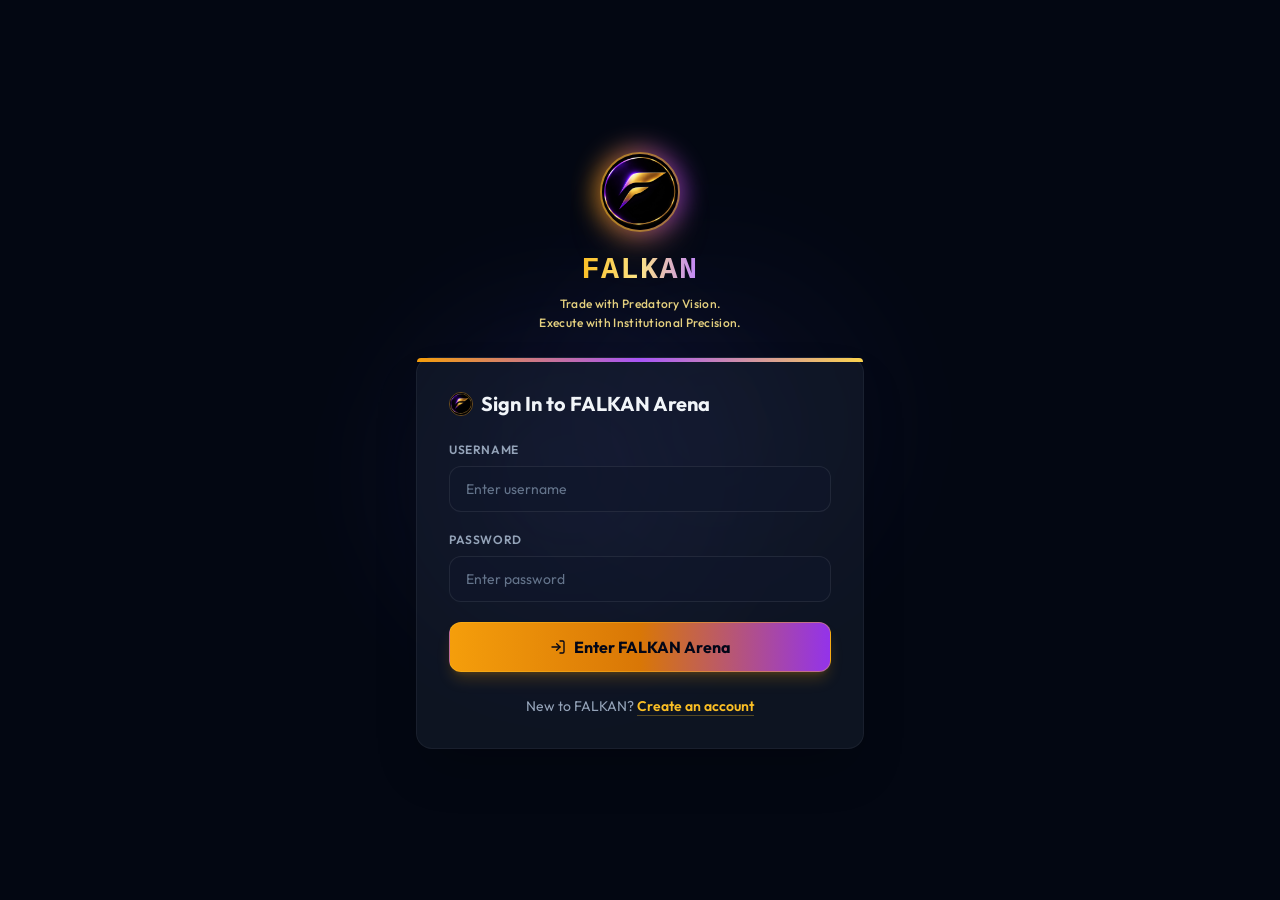
<file: index.html>
<!doctype html>
<html lang="en">
  <head>
    <meta charset="UTF-8" />
    <link rel="icon" type="image/jpeg" href="/falkan_emblem.jpg" />
    <meta name="viewport" content="width=device-width, initial-scale=1.0" />
    <meta name="description" content="FALKAN - Trade with Predatory Vision. Execute with Institutional Precision. Gamified paper-trading, AI research engine, and trading academy." />
    <title>FALKAN | Predatory Trading & Investment Arena</title>
    <script type="module" crossorigin src="/assets/index-BzUplt_7.js"></script>
    <link rel="stylesheet" crossorigin href="/assets/index-CZj_eJQy.css">
  </head>
  <body>
    <div id="root"></div>
  </body>
</html>
</file>
<file: assets/index-CZj_eJQy.css>
@import "https://fonts.googleapis.com/css2?family=Outfit:wght@300;400;500;600;700;800&display=swap";*,:before,:after,::backdrop{--tw-border-spacing-x:0;--tw-border-spacing-y:0;--tw-translate-x:0;--tw-translate-y:0;--tw-rotate:0;--tw-skew-x:0;--tw-skew-y:0;--tw-scale-x:1;--tw-scale-y:1;--tw-pan-x: ;--tw-pan-y: ;--tw-pinch-zoom: ;--tw-scroll-snap-strictness:proximity;--tw-gradient-from-position: ;--tw-gradient-via-position: ;--tw-gradient-to-position: ;--tw-ordinal: ;--tw-slashed-zero: ;--tw-numeric-figure: ;--tw-numeric-spacing: ;--tw-numeric-fraction: ;--tw-ring-inset: ;--tw-ring-offset-width:0px;--tw-ring-offset-color:#fff;--tw-ring-color:#3b82f680;--tw-ring-offset-shadow:0 0 #0000;--tw-ring-shadow:0 0 #0000;--tw-shadow:0 0 #0000;--tw-shadow-colored:0 0 #0000;--tw-blur: ;--tw-brightness: ;--tw-contrast: ;--tw-grayscale: ;--tw-hue-rotate: ;--tw-invert: ;--tw-saturate: ;--tw-sepia: ;--tw-drop-shadow: ;--tw-backdrop-blur: ;--tw-backdrop-brightness: ;--tw-backdrop-contrast: ;--tw-backdrop-grayscale: ;--tw-backdrop-hue-rotate: ;--tw-backdrop-invert: ;--tw-backdrop-opacity: ;--tw-backdrop-saturate: ;--tw-backdrop-sepia: ;--tw-contain-size: ;--tw-contain-layout: ;--tw-contain-paint: ;--tw-contain-style: }*,:before,:after{box-sizing:border-box;border:0 solid #e5e7eb}:before,:after{--tw-content:""}html,:host{-webkit-text-size-adjust:100%;tab-size:4;font-feature-settings:normal;font-variation-settings:normal;-webkit-tap-highlight-color:transparent;font-family:Outfit,Inter,sans-serif;line-height:1.5}body{line-height:inherit;margin:0}hr{height:0;color:inherit;border-top-width:1px}abbr:where([title]){-webkit-text-decoration:underline dotted;text-decoration:underline dotted}h1,h2,h3,h4,h5,h6{font-size:inherit;font-weight:inherit}a{color:inherit;-webkit-text-decoration:inherit;text-decoration:inherit}b,strong{font-weight:bolder}code,kbd,samp,pre{font-feature-settings:normal;font-variation-settings:normal;font-family:ui-monospace,SFMono-Regular,Menlo,Monaco,Consolas,Liberation Mono,Courier New,monospace;font-size:1em}small{font-size:80%}sub,sup{vertical-align:baseline;font-size:75%;line-height:0;position:relative}sub{bottom:-.25em}sup{top:-.5em}table{text-indent:0;border-color:inherit;border-collapse:collapse}button,input,optgroup,select,textarea{font-feature-settings:inherit;font-variation-settings:inherit;font-family:inherit;font-size:100%;font-weight:inherit;line-height:inherit;letter-spacing:inherit;color:inherit;margin:0;padding:0}button,select{text-transform:none}button,input:where([type=button]),input:where([type=reset]),input:where([type=submit]){-webkit-appearance:button;background-color:#0000;background-image:none}:-moz-focusring{outline:auto}:-moz-ui-invalid{box-shadow:none}progress{vertical-align:baseline}::-webkit-inner-spin-button{height:auto}::-webkit-outer-spin-button{height:auto}[type=search]{-webkit-appearance:textfield;outline-offset:-2px}::-webkit-search-decoration{-webkit-appearance:none}::-webkit-file-upload-button{-webkit-appearance:button;font:inherit}summary{display:list-item}blockquote,dl,dd,h1,h2,h3,h4,h5,h6,hr,figure,p,pre{margin:0}fieldset{margin:0;padding:0}legend{padding:0}ol,ul,menu{margin:0;padding:0;list-style:none}dialog{padding:0}textarea{resize:vertical}input::-moz-placeholder{opacity:1;color:#9ca3af}textarea::-moz-placeholder{opacity:1;color:#9ca3af}input::placeholder,textarea::placeholder{opacity:1;color:#9ca3af}button,[role=button]{cursor:pointer}:disabled{cursor:default}img,svg,video,canvas,audio,iframe,embed,object{vertical-align:middle;display:block}img,video{max-width:100%;height:auto}[hidden]:where(:not([hidden=until-found])){display:none}body{--tw-bg-opacity:1;background-color:rgb(3 7 18/var(--tw-bg-opacity,1));--tw-text-opacity:1;min-height:100vh;color:rgb(241 245 249/var(--tw-text-opacity,1));-webkit-font-smoothing:antialiased;-moz-osx-font-smoothing:grayscale;font-family:Outfit,Inter,sans-serif;overflow-x:hidden}.pointer-events-none{pointer-events:none}.visible{visibility:visible}.static{position:static}.fixed{position:fixed}.absolute{position:absolute}.relative{position:relative}.sticky{position:sticky}.-inset-1{inset:-.25rem}.inset-0{inset:0}.bottom-1\/4{bottom:25%}.bottom-\[-200px\]{bottom:-200px}.left-0{left:0}.left-1\/4{left:25%}.left-3{left:.75rem}.left-\[-100px\]{left:-100px}.right-0{right:0}.right-1\/4{right:25%}.right-4{right:1rem}.right-\[-100px\]{right:-100px}.top-0{top:0}.top-1\/4{top:25%}.top-2\.5{top:.625rem}.top-4{top:1rem}.top-6{top:1.5rem}.top-\[-100px\]{top:-100px}.z-10{z-index:10}.z-20{z-index:20}.z-30{z-index:30}.z-40{z-index:40}.z-\[9999\]{z-index:9999}.mx-auto{margin-left:auto;margin-right:auto}.my-1{margin-top:.25rem;margin-bottom:.25rem}.my-1\.5{margin-top:.375rem;margin-bottom:.375rem}.my-8{margin-top:2rem;margin-bottom:2rem}.mb-1{margin-bottom:.25rem}.mb-1\.5{margin-bottom:.375rem}.mb-2{margin-bottom:.5rem}.mb-2\.5{margin-bottom:.625rem}.mb-3{margin-bottom:.75rem}.mb-4{margin-bottom:1rem}.mb-5{margin-bottom:1.25rem}.mb-6{margin-bottom:1.5rem}.mb-8{margin-bottom:2rem}.ml-0{margin-left:0}.ml-1{margin-left:.25rem}.ml-2{margin-left:.5rem}.ml-3{margin-left:.75rem}.ml-5{margin-left:1.25rem}.ml-auto{margin-left:auto}.mr-0\.5{margin-right:.125rem}.mr-1{margin-right:.25rem}.mt-0\.5{margin-top:.125rem}.mt-1{margin-top:.25rem}.mt-1\.5{margin-top:.375rem}.mt-2{margin-top:.5rem}.mt-2\.5{margin-top:.625rem}.mt-3{margin-top:.75rem}.mt-4{margin-top:1rem}.mt-5{margin-top:1.25rem}.mt-6{margin-top:1.5rem}.mt-8{margin-top:2rem}.block{display:block}.inline-block{display:inline-block}.inline{display:inline}.flex{display:flex}.inline-flex{display:inline-flex}.table{display:table}.grid{display:grid}.hidden{display:none}.h-1{height:.25rem}.h-1\.5{height:.375rem}.h-10{height:2.5rem}.h-12{height:3rem}.h-14{height:3.5rem}.h-16{height:4rem}.h-2{height:.5rem}.h-2\.5{height:.625rem}.h-20{height:5rem}.h-24{height:6rem}.h-3{height:.75rem}.h-3\.5{height:.875rem}.h-4{height:1rem}.h-5{height:1.25rem}.h-6{height:1.5rem}.h-64{height:16rem}.h-7{height:1.75rem}.h-8{height:2rem}.h-80{height:20rem}.h-96{height:24rem}.h-\[60vh\]{height:60vh}.h-full{height:100%}.h-screen{height:100vh}.max-h-24{max-height:6rem}.max-h-64{max-height:16rem}.max-h-80{max-height:20rem}.max-h-\[50vh\]{max-height:50vh}.max-h-\[560px\]{max-height:560px}.max-h-\[90vh\]{max-height:90vh}.min-h-20{min-height:5rem}.min-h-screen{min-height:100vh}.w-10{width:2.5rem}.w-12{width:3rem}.w-14{width:3.5rem}.w-16{width:4rem}.w-2{width:.5rem}.w-2\.5{width:.625rem}.w-20{width:5rem}.w-24{width:6rem}.w-3{width:.75rem}.w-3\.5{width:.875rem}.w-36{width:9rem}.w-4{width:1rem}.w-5{width:1.25rem}.w-6{width:1.5rem}.w-64{width:16rem}.w-7{width:1.75rem}.w-8{width:2rem}.w-96{width:24rem}.w-full{width:100%}.min-w-0{min-width:0}.max-w-3xl{max-width:48rem}.max-w-\[100px\]{max-width:100px}.max-w-\[140px\]{max-width:140px}.max-w-\[70px\]{max-width:70px}.max-w-lg{max-width:32rem}.max-w-md{max-width:28rem}.max-w-xl{max-width:36rem}.max-w-xs{max-width:20rem}.flex-1{flex:1}.shrink-0{flex-shrink:0}.-translate-x-full{--tw-translate-x:-100%;transform:translate(var(--tw-translate-x), var(--tw-translate-y)) rotate(var(--tw-rotate)) skewX(var(--tw-skew-x)) skewY(var(--tw-skew-y)) scaleX(var(--tw-scale-x)) scaleY(var(--tw-scale-y))}.translate-x-0{--tw-translate-x:0px;transform:translate(var(--tw-translate-x), var(--tw-translate-y)) rotate(var(--tw-rotate)) skewX(var(--tw-skew-x)) skewY(var(--tw-skew-y)) scaleX(var(--tw-scale-x)) scaleY(var(--tw-scale-y))}.-rotate-90{--tw-rotate:-90deg;transform:translate(var(--tw-translate-x), var(--tw-translate-y)) rotate(var(--tw-rotate)) skewX(var(--tw-skew-x)) skewY(var(--tw-skew-y)) scaleX(var(--tw-scale-x)) scaleY(var(--tw-scale-y))}.rotate-180{--tw-rotate:180deg;transform:translate(var(--tw-translate-x), var(--tw-translate-y)) rotate(var(--tw-rotate)) skewX(var(--tw-skew-x)) skewY(var(--tw-skew-y)) scaleX(var(--tw-scale-x)) scaleY(var(--tw-scale-y))}.transform{transform:translate(var(--tw-translate-x), var(--tw-translate-y)) rotate(var(--tw-rotate)) skewX(var(--tw-skew-x)) skewY(var(--tw-skew-y)) scaleX(var(--tw-scale-x)) scaleY(var(--tw-scale-y))}@keyframes bounce{0%,to{animation-timing-function:cubic-bezier(.8,0,1,1);transform:translateY(-25%)}50%{animation-timing-function:cubic-bezier(0,0,.2,1);transform:none}}.animate-bounce{animation:1s infinite bounce}@keyframes ping{75%,to{opacity:0;transform:scale(2)}}.animate-ping{animation:1s cubic-bezier(0,0,.2,1) infinite ping}@keyframes pulse{50%{opacity:.5}}.animate-pulse{animation:2s cubic-bezier(.4,0,.6,1) infinite pulse}@keyframes spin{to{transform:rotate(360deg)}}.animate-spin{animation:1s linear infinite spin}.cursor-not-allowed{cursor:not-allowed}.cursor-pointer{cursor:pointer}.select-none{-webkit-user-select:none;user-select:none}.list-outside{list-style-position:outside}.list-disc{list-style-type:disc}.grid-cols-1{grid-template-columns:repeat(1,minmax(0,1fr))}.grid-cols-2{grid-template-columns:repeat(2,minmax(0,1fr))}.flex-col{flex-direction:column}.flex-wrap{flex-wrap:wrap}.items-start{align-items:flex-start}.items-center{align-items:center}.justify-center{justify-content:center}.justify-between{justify-content:space-between}.gap-1{gap:.25rem}.gap-1\.5{gap:.375rem}.gap-2{gap:.5rem}.gap-2\.5{gap:.625rem}.gap-3{gap:.75rem}.gap-3\.5{gap:.875rem}.gap-4{gap:1rem}.gap-6{gap:1.5rem}.gap-8{gap:2rem}.space-x-0\.5>:not([hidden])~:not([hidden]){--tw-space-x-reverse:0;margin-right:calc(.125rem * var(--tw-space-x-reverse));margin-left:calc(.125rem * calc(1 - var(--tw-space-x-reverse)))}.space-x-1>:not([hidden])~:not([hidden]){--tw-space-x-reverse:0;margin-right:calc(.25rem * var(--tw-space-x-reverse));margin-left:calc(.25rem * calc(1 - var(--tw-space-x-reverse)))}.space-x-1\.5>:not([hidden])~:not([hidden]){--tw-space-x-reverse:0;margin-right:calc(.375rem * var(--tw-space-x-reverse));margin-left:calc(.375rem * calc(1 - var(--tw-space-x-reverse)))}.space-x-2>:not([hidden])~:not([hidden]){--tw-space-x-reverse:0;margin-right:calc(.5rem * var(--tw-space-x-reverse));margin-left:calc(.5rem * calc(1 - var(--tw-space-x-reverse)))}.space-x-2\.5>:not([hidden])~:not([hidden]){--tw-space-x-reverse:0;margin-right:calc(.625rem * var(--tw-space-x-reverse));margin-left:calc(.625rem * calc(1 - var(--tw-space-x-reverse)))}.space-x-3>:not([hidden])~:not([hidden]){--tw-space-x-reverse:0;margin-right:calc(.75rem * var(--tw-space-x-reverse));margin-left:calc(.75rem * calc(1 - var(--tw-space-x-reverse)))}.space-x-4>:not([hidden])~:not([hidden]){--tw-space-x-reverse:0;margin-right:calc(1rem * var(--tw-space-x-reverse));margin-left:calc(1rem * calc(1 - var(--tw-space-x-reverse)))}.space-y-1>:not([hidden])~:not([hidden]){--tw-space-y-reverse:0;margin-top:calc(.25rem * calc(1 - var(--tw-space-y-reverse)));margin-bottom:calc(.25rem * var(--tw-space-y-reverse))}.space-y-1\.5>:not([hidden])~:not([hidden]){--tw-space-y-reverse:0;margin-top:calc(.375rem * calc(1 - var(--tw-space-y-reverse)));margin-bottom:calc(.375rem * var(--tw-space-y-reverse))}.space-y-2>:not([hidden])~:not([hidden]){--tw-space-y-reverse:0;margin-top:calc(.5rem * calc(1 - var(--tw-space-y-reverse)));margin-bottom:calc(.5rem * var(--tw-space-y-reverse))}.space-y-2\.5>:not([hidden])~:not([hidden]){--tw-space-y-reverse:0;margin-top:calc(.625rem * calc(1 - var(--tw-space-y-reverse)));margin-bottom:calc(.625rem * var(--tw-space-y-reverse))}.space-y-3>:not([hidden])~:not([hidden]){--tw-space-y-reverse:0;margin-top:calc(.75rem * calc(1 - var(--tw-space-y-reverse)));margin-bottom:calc(.75rem * var(--tw-space-y-reverse))}.space-y-3\.5>:not([hidden])~:not([hidden]){--tw-space-y-reverse:0;margin-top:calc(.875rem * calc(1 - var(--tw-space-y-reverse)));margin-bottom:calc(.875rem * var(--tw-space-y-reverse))}.space-y-4>:not([hidden])~:not([hidden]){--tw-space-y-reverse:0;margin-top:calc(1rem * calc(1 - var(--tw-space-y-reverse)));margin-bottom:calc(1rem * var(--tw-space-y-reverse))}.space-y-5>:not([hidden])~:not([hidden]){--tw-space-y-reverse:0;margin-top:calc(1.25rem * calc(1 - var(--tw-space-y-reverse)));margin-bottom:calc(1.25rem * var(--tw-space-y-reverse))}.space-y-6>:not([hidden])~:not([hidden]){--tw-space-y-reverse:0;margin-top:calc(1.5rem * calc(1 - var(--tw-space-y-reverse)));margin-bottom:calc(1.5rem * var(--tw-space-y-reverse))}.space-y-8>:not([hidden])~:not([hidden]){--tw-space-y-reverse:0;margin-top:calc(2rem * calc(1 - var(--tw-space-y-reverse)));margin-bottom:calc(2rem * var(--tw-space-y-reverse))}.divide-y>:not([hidden])~:not([hidden]){--tw-divide-y-reverse:0;border-top-width:calc(1px * calc(1 - var(--tw-divide-y-reverse)));border-bottom-width:calc(1px * var(--tw-divide-y-reverse))}.divide-slate-800\/40>:not([hidden])~:not([hidden]){border-color:#1e293b66}.divide-slate-800\/60>:not([hidden])~:not([hidden]){border-color:#1e293b99}.overflow-hidden{overflow:hidden}.overflow-x-auto{overflow-x:auto}.overflow-y-auto{overflow-y:auto}.overflow-x-hidden{overflow-x:hidden}.truncate{text-overflow:ellipsis;white-space:nowrap;overflow:hidden}.whitespace-nowrap{white-space:nowrap}.whitespace-pre-line{white-space:pre-line}.rounded{border-radius:.25rem}.rounded-2xl{border-radius:1rem}.rounded-3xl{border-radius:1.5rem}.rounded-full{border-radius:9999px}.rounded-lg{border-radius:.5rem}.rounded-xl{border-radius:.75rem}.rounded-t-2xl{border-top-left-radius:1rem;border-top-right-radius:1rem}.border{border-width:1px}.border-2{border-width:2px}.border-4{border-width:4px}.border-y{border-top-width:1px;border-bottom-width:1px}.border-b{border-bottom-width:1px}.border-b-2{border-bottom-width:2px}.border-l{border-left-width:1px}.border-l-2{border-left-width:2px}.border-r{border-right-width:1px}.border-t{border-top-width:1px}.border-amber-400\/40{border-color:#fbbf2466}.border-amber-400\/50{border-color:#fbbf2480}.border-amber-500\/10{border-color:#f59e0b1a}.border-amber-500\/25{border-color:#f59e0b40}.border-amber-500\/30{border-color:#f59e0b4d}.border-amber-500\/40{border-color:#f59e0b66}.border-amber-500\/50{border-color:#f59e0b80}.border-amber-600\/30{border-color:#d977064d}.border-amber-700\/50{border-color:#b4530980}.border-blue-500\/40{border-color:#3b82f666}.border-cyan-500\/20{border-color:#06b6d433}.border-cyan-500\/25{border-color:#06b6d440}.border-emerald-500{--tw-border-opacity:1;border-color:rgb(16 185 129/var(--tw-border-opacity,1))}.border-emerald-500\/10{border-color:#10b9811a}.border-emerald-500\/20{border-color:#10b98133}.border-emerald-500\/25{border-color:#10b98140}.border-emerald-500\/30{border-color:#10b9814d}.border-emerald-500\/40{border-color:#10b98166}.border-emerald-500\/50{border-color:#10b98180}.border-emerald-500\/60{border-color:#10b98199}.border-emerald-600\/30{border-color:#0596694d}.border-indigo-500{--tw-border-opacity:1;border-color:rgb(99 102 241/var(--tw-border-opacity,1))}.border-indigo-500\/20{border-color:#6366f133}.border-indigo-500\/25{border-color:#6366f140}.border-indigo-500\/30{border-color:#6366f14d}.border-indigo-500\/40{border-color:#6366f166}.border-indigo-500\/60{border-color:#6366f199}.border-purple-500\/50{border-color:#a855f780}.border-rose-500{--tw-border-opacity:1;border-color:rgb(244 63 94/var(--tw-border-opacity,1))}.border-rose-500\/10{border-color:#f43f5e1a}.border-rose-500\/20{border-color:#f43f5e33}.border-rose-500\/25{border-color:#f43f5e40}.border-rose-500\/30{border-color:#f43f5e4d}.border-rose-500\/40{border-color:#f43f5e66}.border-rose-500\/50{border-color:#f43f5e80}.border-rose-500\/60{border-color:#f43f5e99}.border-rose-600\/30{border-color:#e11d484d}.border-slate-300\/30{border-color:#cbd5e14d}.border-slate-400\/50{border-color:#94a3b880}.border-slate-700{--tw-border-opacity:1;border-color:rgb(51 65 85/var(--tw-border-opacity,1))}.border-slate-700\/60{border-color:#33415599}.border-slate-800{--tw-border-opacity:1;border-color:rgb(30 41 59/var(--tw-border-opacity,1))}.border-slate-800\/60{border-color:#1e293b99}.border-slate-800\/80{border-color:#1e293bcc}.border-slate-900{--tw-border-opacity:1;border-color:rgb(15 23 42/var(--tw-border-opacity,1))}.border-slate-900\/40{border-color:#0f172a66}.border-slate-900\/50{border-color:#0f172a80}.border-slate-900\/60{border-color:#0f172a99}.border-slate-950{--tw-border-opacity:1;border-color:rgb(2 6 23/var(--tw-border-opacity,1))}.border-transparent{border-color:#0000}.border-white{--tw-border-opacity:1;border-color:rgb(255 255 255/var(--tw-border-opacity,1))}.border-yellow-500\/30{border-color:#eab3084d}.border-t-transparent{border-top-color:#0000}.bg-\[\#030712\]{--tw-bg-opacity:1;background-color:rgb(3 7 18/var(--tw-bg-opacity,1))}.bg-\[\#030712\]\/80{background-color:#030712cc}.bg-\[\#090d16\]{--tw-bg-opacity:1;background-color:rgb(9 13 22/var(--tw-bg-opacity,1))}.bg-amber-500\/10{background-color:#f59e0b1a}.bg-amber-500\/20{background-color:#f59e0b33}.bg-amber-600\/20{background-color:#d9770633}.bg-cyan-500\/10{background-color:#06b6d41a}.bg-cyan-950\/20{background-color:#08334433}.bg-emerald-400{--tw-bg-opacity:1;background-color:rgb(52 211 153/var(--tw-bg-opacity,1))}.bg-emerald-500{--tw-bg-opacity:1;background-color:rgb(16 185 129/var(--tw-bg-opacity,1))}.bg-emerald-500\/10{background-color:#10b9811a}.bg-emerald-500\/15{background-color:#10b98126}.bg-emerald-500\/20{background-color:#10b98133}.bg-emerald-500\/5{background-color:#10b9810d}.bg-emerald-600{--tw-bg-opacity:1;background-color:rgb(5 150 105/var(--tw-bg-opacity,1))}.bg-emerald-950\/30{background-color:#022c224d}.bg-emerald-950\/60{background-color:#022c2299}.bg-indigo-500{--tw-bg-opacity:1;background-color:rgb(99 102 241/var(--tw-bg-opacity,1))}.bg-indigo-500\/10{background-color:#6366f11a}.bg-indigo-500\/20{background-color:#6366f133}.bg-indigo-500\/5{background-color:#6366f10d}.bg-indigo-600{--tw-bg-opacity:1;background-color:rgb(79 70 229/var(--tw-bg-opacity,1))}.bg-indigo-600\/10{background-color:#4f46e51a}.bg-indigo-600\/15{background-color:#4f46e526}.bg-indigo-600\/25{background-color:#4f46e540}.bg-indigo-950\/20{background-color:#1e1b4b33}.bg-rose-500\/10{background-color:#f43f5e1a}.bg-rose-500\/15{background-color:#f43f5e26}.bg-rose-500\/20{background-color:#f43f5e33}.bg-rose-500\/5{background-color:#f43f5e0d}.bg-rose-600{--tw-bg-opacity:1;background-color:rgb(225 29 72/var(--tw-bg-opacity,1))}.bg-rose-950\/30{background-color:#4c05194d}.bg-rose-950\/60{background-color:#4c051999}.bg-slate-300\/20{background-color:#cbd5e133}.bg-slate-600{--tw-bg-opacity:1;background-color:rgb(71 85 105/var(--tw-bg-opacity,1))}.bg-slate-800{--tw-bg-opacity:1;background-color:rgb(30 41 59/var(--tw-bg-opacity,1))}.bg-slate-900{--tw-bg-opacity:1;background-color:rgb(15 23 42/var(--tw-bg-opacity,1))}.bg-slate-900\/10{background-color:#0f172a1a}.bg-slate-900\/40{background-color:#0f172a66}.bg-slate-900\/50{background-color:#0f172a80}.bg-slate-900\/60{background-color:#0f172a99}.bg-slate-900\/80{background-color:#0f172acc}.bg-slate-900\/90{background-color:#0f172ae6}.bg-slate-950{--tw-bg-opacity:1;background-color:rgb(2 6 23/var(--tw-bg-opacity,1))}.bg-slate-950\/20{background-color:#02061733}.bg-slate-950\/40{background-color:#02061766}.bg-slate-950\/50{background-color:#02061780}.bg-slate-950\/60{background-color:#02061799}.bg-slate-950\/70{background-color:#020617b3}.bg-slate-950\/80{background-color:#020617cc}.bg-slate-950\/85{background-color:#020617d9}.bg-slate-950\/90{background-color:#020617e6}.bg-slate-950\/95{background-color:#020617f2}.bg-transparent{background-color:#0000}.bg-white{--tw-bg-opacity:1;background-color:rgb(255 255 255/var(--tw-bg-opacity,1))}.bg-yellow-500\/25{background-color:#eab30840}.bg-gradient-to-b{background-image:linear-gradient(to bottom, var(--tw-gradient-stops))}.bg-gradient-to-r{background-image:linear-gradient(to right, var(--tw-gradient-stops))}.bg-gradient-to-tr{background-image:linear-gradient(to top right, var(--tw-gradient-stops))}.from-amber-300{--tw-gradient-from:#fcd34d var(--tw-gradient-from-position);--tw-gradient-to:#fcd34d00 var(--tw-gradient-to-position);--tw-gradient-stops:var(--tw-gradient-from), var(--tw-gradient-to)}.from-amber-400{--tw-gradient-from:#fbbf24 var(--tw-gradient-from-position);--tw-gradient-to:#fbbf2400 var(--tw-gradient-to-position);--tw-gradient-stops:var(--tw-gradient-from), var(--tw-gradient-to)}.from-amber-500{--tw-gradient-from:#f59e0b var(--tw-gradient-from-position);--tw-gradient-to:#f59e0b00 var(--tw-gradient-to-position);--tw-gradient-stops:var(--tw-gradient-from), var(--tw-gradient-to)}.from-amber-500\/20{--tw-gradient-from:#f59e0b33 var(--tw-gradient-from-position);--tw-gradient-to:#f59e0b00 var(--tw-gradient-to-position);--tw-gradient-stops:var(--tw-gradient-from), var(--tw-gradient-to)}.from-amber-500\/5{--tw-gradient-from:#f59e0b0d var(--tw-gradient-from-position);--tw-gradient-to:#f59e0b00 var(--tw-gradient-to-position);--tw-gradient-stops:var(--tw-gradient-from), var(--tw-gradient-to)}.from-amber-600{--tw-gradient-from:#d97706 var(--tw-gradient-from-position);--tw-gradient-to:#d9770600 var(--tw-gradient-to-position);--tw-gradient-stops:var(--tw-gradient-from), var(--tw-gradient-to)}.from-amber-700\/20{--tw-gradient-from:#b4530933 var(--tw-gradient-from-position);--tw-gradient-to:#b4530900 var(--tw-gradient-to-position);--tw-gradient-stops:var(--tw-gradient-from), var(--tw-gradient-to)}.from-blue-600{--tw-gradient-from:#2563eb var(--tw-gradient-from-position);--tw-gradient-to:#2563eb00 var(--tw-gradient-to-position);--tw-gradient-stops:var(--tw-gradient-from), var(--tw-gradient-to)}.from-emerald-400{--tw-gradient-from:#34d399 var(--tw-gradient-from-position);--tw-gradient-to:#34d39900 var(--tw-gradient-to-position);--tw-gradient-stops:var(--tw-gradient-from), var(--tw-gradient-to)}.from-emerald-500{--tw-gradient-from:#10b981 var(--tw-gradient-from-position);--tw-gradient-to:#10b98100 var(--tw-gradient-to-position);--tw-gradient-stops:var(--tw-gradient-from), var(--tw-gradient-to)}.from-emerald-600{--tw-gradient-from:#059669 var(--tw-gradient-from-position);--tw-gradient-to:#05966900 var(--tw-gradient-to-position);--tw-gradient-stops:var(--tw-gradient-from), var(--tw-gradient-to)}.from-indigo-500{--tw-gradient-from:#6366f1 var(--tw-gradient-from-position);--tw-gradient-to:#6366f100 var(--tw-gradient-to-position);--tw-gradient-stops:var(--tw-gradient-from), var(--tw-gradient-to)}.from-indigo-500\/20{--tw-gradient-from:#6366f133 var(--tw-gradient-from-position);--tw-gradient-to:#6366f100 var(--tw-gradient-to-position);--tw-gradient-stops:var(--tw-gradient-from), var(--tw-gradient-to)}.from-indigo-600{--tw-gradient-from:#4f46e5 var(--tw-gradient-from-position);--tw-gradient-to:#4f46e500 var(--tw-gradient-to-position);--tw-gradient-stops:var(--tw-gradient-from), var(--tw-gradient-to)}.from-purple-500\/20{--tw-gradient-from:#a855f733 var(--tw-gradient-from-position);--tw-gradient-to:#a855f700 var(--tw-gradient-to-position);--tw-gradient-stops:var(--tw-gradient-from), var(--tw-gradient-to)}.from-rose-500{--tw-gradient-from:#f43f5e var(--tw-gradient-from-position);--tw-gradient-to:#f43f5e00 var(--tw-gradient-to-position);--tw-gradient-stops:var(--tw-gradient-from), var(--tw-gradient-to)}.from-rose-600{--tw-gradient-from:#e11d48 var(--tw-gradient-from-position);--tw-gradient-to:#e11d4800 var(--tw-gradient-to-position);--tw-gradient-stops:var(--tw-gradient-from), var(--tw-gradient-to)}.from-slate-400\/20{--tw-gradient-from:#94a3b833 var(--tw-gradient-from-position);--tw-gradient-to:#94a3b800 var(--tw-gradient-to-position);--tw-gradient-stops:var(--tw-gradient-from), var(--tw-gradient-to)}.via-amber-100{--tw-gradient-to:#fef3c700 var(--tw-gradient-to-position);--tw-gradient-stops:var(--tw-gradient-from), #fef3c7 var(--tw-gradient-via-position), var(--tw-gradient-to)}.via-amber-200{--tw-gradient-to:#fde68a00 var(--tw-gradient-to-position);--tw-gradient-stops:var(--tw-gradient-from), #fde68a var(--tw-gradient-via-position), var(--tw-gradient-to)}.via-amber-600{--tw-gradient-to:#d9770600 var(--tw-gradient-to-position);--tw-gradient-stops:var(--tw-gradient-from), #d97706 var(--tw-gradient-via-position), var(--tw-gradient-to)}.via-emerald-300{--tw-gradient-to:#6ee7b700 var(--tw-gradient-to-position);--tw-gradient-stops:var(--tw-gradient-from), #6ee7b7 var(--tw-gradient-via-position), var(--tw-gradient-to)}.via-pink-400{--tw-gradient-to:#f472b600 var(--tw-gradient-to-position);--tw-gradient-stops:var(--tw-gradient-from), #f472b6 var(--tw-gradient-via-position), var(--tw-gradient-to)}.via-purple-500{--tw-gradient-to:#a855f700 var(--tw-gradient-to-position);--tw-gradient-stops:var(--tw-gradient-from), #a855f7 var(--tw-gradient-via-position), var(--tw-gradient-to)}.via-slate-950\/40{--tw-gradient-to:#02061700 var(--tw-gradient-to-position);--tw-gradient-stops:var(--tw-gradient-from), #02061766 var(--tw-gradient-via-position), var(--tw-gradient-to)}.to-amber-300{--tw-gradient-to:#fcd34d var(--tw-gradient-to-position)}.to-amber-500{--tw-gradient-to:#f59e0b var(--tw-gradient-to-position)}.to-amber-600\/20{--tw-gradient-to:#d9770633 var(--tw-gradient-to-position)}.to-cyan-500{--tw-gradient-to:#06b6d4 var(--tw-gradient-to-position)}.to-cyan-500\/20{--tw-gradient-to:#06b6d433 var(--tw-gradient-to-position)}.to-cyan-600{--tw-gradient-to:#0891b2 var(--tw-gradient-to-position)}.to-emerald-700{--tw-gradient-to:#047857 var(--tw-gradient-to-position)}.to-indigo-500\/20{--tw-gradient-to:#6366f133 var(--tw-gradient-to-position)}.to-indigo-700{--tw-gradient-to:#4338ca var(--tw-gradient-to-position)}.to-pink-500{--tw-gradient-to:#ec4899 var(--tw-gradient-to-position)}.to-purple-400{--tw-gradient-to:#c084fc var(--tw-gradient-to-position)}.to-purple-600{--tw-gradient-to:#9333ea var(--tw-gradient-to-position)}.to-rose-500{--tw-gradient-to:#f43f5e var(--tw-gradient-to-position)}.to-rose-600{--tw-gradient-to:#e11d48 var(--tw-gradient-to-position)}.to-rose-700{--tw-gradient-to:#be123c var(--tw-gradient-to-position)}.to-slate-200\/20{--tw-gradient-to:#e2e8f033 var(--tw-gradient-to-position)}.to-slate-950\/80{--tw-gradient-to:#020617cc var(--tw-gradient-to-position)}.to-teal-400{--tw-gradient-to:#2dd4bf var(--tw-gradient-to-position)}.to-teal-500{--tw-gradient-to:#14b8a6 var(--tw-gradient-to-position)}.to-yellow-400{--tw-gradient-to:#facc15 var(--tw-gradient-to-position)}.to-yellow-500\/20{--tw-gradient-to:#eab30833 var(--tw-gradient-to-position)}.to-yellow-600{--tw-gradient-to:#ca8a04 var(--tw-gradient-to-position)}.bg-clip-text{-webkit-background-clip:text;background-clip:text}.fill-emerald-500\/10{fill:#10b9811a}.object-cover{-o-object-fit:cover;object-fit:cover}.p-1{padding:.25rem}.p-1\.5{padding:.375rem}.p-10{padding:2.5rem}.p-12{padding:3rem}.p-16{padding:4rem}.p-2{padding:.5rem}.p-2\.5{padding:.625rem}.p-3{padding:.75rem}.p-3\.5{padding:.875rem}.p-4{padding:1rem}.p-5{padding:1.25rem}.p-6{padding:1.5rem}.p-8{padding:2rem}.px-1{padding-left:.25rem;padding-right:.25rem}.px-1\.5{padding-left:.375rem;padding-right:.375rem}.px-2{padding-left:.5rem;padding-right:.5rem}.px-2\.5{padding-left:.625rem;padding-right:.625rem}.px-3{padding-left:.75rem;padding-right:.75rem}.px-3\.5{padding-left:.875rem;padding-right:.875rem}.px-4{padding-left:1rem;padding-right:1rem}.px-5{padding-left:1.25rem;padding-right:1.25rem}.py-0\.5{padding-top:.125rem;padding-bottom:.125rem}.py-1{padding-top:.25rem;padding-bottom:.25rem}.py-1\.5{padding-top:.375rem;padding-bottom:.375rem}.py-10{padding-top:2.5rem;padding-bottom:2.5rem}.py-12{padding-top:3rem;padding-bottom:3rem}.py-2{padding-top:.5rem;padding-bottom:.5rem}.py-2\.5{padding-top:.625rem;padding-bottom:.625rem}.py-20{padding-top:5rem;padding-bottom:5rem}.py-3{padding-top:.75rem;padding-bottom:.75rem}.py-3\.5{padding-top:.875rem;padding-bottom:.875rem}.py-4{padding-top:1rem;padding-bottom:1rem}.py-6{padding-top:1.5rem;padding-bottom:1.5rem}.py-8{padding-top:2rem;padding-bottom:2rem}.pb-1{padding-bottom:.25rem}.pb-12{padding-bottom:3rem}.pb-2{padding-bottom:.5rem}.pb-2\.5{padding-bottom:.625rem}.pb-3{padding-bottom:.75rem}.pb-3\.5{padding-bottom:.875rem}.pb-4{padding-bottom:1rem}.pb-5{padding-bottom:1.25rem}.pl-1{padding-left:.25rem}.pl-3\.5{padding-left:.875rem}.pl-8{padding-left:2rem}.pr-1{padding-right:.25rem}.pr-2{padding-right:.5rem}.pr-3{padding-right:.75rem}.pt-1{padding-top:.25rem}.pt-1\.5{padding-top:.375rem}.pt-2{padding-top:.5rem}.pt-4{padding-top:1rem}.pt-6{padding-top:1.5rem}.text-left{text-align:left}.text-center{text-align:center}.text-right{text-align:right}.font-mono{font-family:ui-monospace,SFMono-Regular,Menlo,Monaco,Consolas,Liberation Mono,Courier New,monospace}.text-2xl{font-size:1.5rem;line-height:2rem}.text-3xl{font-size:1.875rem;line-height:2.25rem}.text-\[10px\]{font-size:10px}.text-\[11px\]{font-size:11px}.text-\[9px\]{font-size:9px}.text-base{font-size:1rem;line-height:1.5rem}.text-lg{font-size:1.125rem;line-height:1.75rem}.text-sm{font-size:.875rem;line-height:1.25rem}.text-xl{font-size:1.25rem;line-height:1.75rem}.text-xs{font-size:.75rem;line-height:1rem}.font-black{font-weight:900}.font-bold{font-weight:700}.font-extrabold{font-weight:800}.font-medium{font-weight:500}.font-normal{font-weight:400}.font-semibold{font-weight:600}.uppercase{text-transform:uppercase}.leading-relaxed{line-height:1.625}.tracking-\[0\.4em\]{letter-spacing:.4em}.tracking-wide{letter-spacing:.025em}.tracking-wider{letter-spacing:.05em}.tracking-widest{letter-spacing:.1em}.text-amber-200\/90{color:#fde68ae6}.text-amber-300{--tw-text-opacity:1;color:rgb(252 211 77/var(--tw-text-opacity,1))}.text-amber-400{--tw-text-opacity:1;color:rgb(251 191 36/var(--tw-text-opacity,1))}.text-amber-400\/90{color:#fbbf24e6}.text-amber-500{--tw-text-opacity:1;color:rgb(245 158 11/var(--tw-text-opacity,1))}.text-cyan-400{--tw-text-opacity:1;color:rgb(34 211 238/var(--tw-text-opacity,1))}.text-cyan-500{--tw-text-opacity:1;color:rgb(6 182 212/var(--tw-text-opacity,1))}.text-emerald-300{--tw-text-opacity:1;color:rgb(110 231 183/var(--tw-text-opacity,1))}.text-emerald-400{--tw-text-opacity:1;color:rgb(52 211 153/var(--tw-text-opacity,1))}.text-emerald-500{--tw-text-opacity:1;color:rgb(16 185 129/var(--tw-text-opacity,1))}.text-indigo-200{--tw-text-opacity:1;color:rgb(199 210 254/var(--tw-text-opacity,1))}.text-indigo-300{--tw-text-opacity:1;color:rgb(165 180 252/var(--tw-text-opacity,1))}.text-indigo-400{--tw-text-opacity:1;color:rgb(129 140 248/var(--tw-text-opacity,1))}.text-indigo-500{--tw-text-opacity:1;color:rgb(99 102 241/var(--tw-text-opacity,1))}.text-purple-300{--tw-text-opacity:1;color:rgb(216 180 254/var(--tw-text-opacity,1))}.text-rose-300{--tw-text-opacity:1;color:rgb(253 164 175/var(--tw-text-opacity,1))}.text-rose-400{--tw-text-opacity:1;color:rgb(251 113 133/var(--tw-text-opacity,1))}.text-slate-100{--tw-text-opacity:1;color:rgb(241 245 249/var(--tw-text-opacity,1))}.text-slate-200{--tw-text-opacity:1;color:rgb(226 232 240/var(--tw-text-opacity,1))}.text-slate-300{--tw-text-opacity:1;color:rgb(203 213 225/var(--tw-text-opacity,1))}.text-slate-400{--tw-text-opacity:1;color:rgb(148 163 184/var(--tw-text-opacity,1))}.text-slate-500{--tw-text-opacity:1;color:rgb(100 116 139/var(--tw-text-opacity,1))}.text-slate-600{--tw-text-opacity:1;color:rgb(71 85 105/var(--tw-text-opacity,1))}.text-slate-700{--tw-text-opacity:1;color:rgb(51 65 85/var(--tw-text-opacity,1))}.text-slate-800{--tw-text-opacity:1;color:rgb(30 41 59/var(--tw-text-opacity,1))}.text-slate-950{--tw-text-opacity:1;color:rgb(2 6 23/var(--tw-text-opacity,1))}.text-transparent{color:#0000}.text-white{--tw-text-opacity:1;color:rgb(255 255 255/var(--tw-text-opacity,1))}.text-yellow-400{--tw-text-opacity:1;color:rgb(250 204 21/var(--tw-text-opacity,1))}.underline{text-decoration-line:underline}.line-through{text-decoration-line:line-through}.decoration-amber-400\/30{text-decoration-color:#fbbf244d}.decoration-indigo-400\/30{text-decoration-color:#818cf84d}.underline-offset-4{text-underline-offset:4px}.placeholder-slate-500::placeholder{--tw-placeholder-opacity:1;color:rgb(100 116 139/var(--tw-placeholder-opacity,1))}.placeholder-slate-600::placeholder{--tw-placeholder-opacity:1;color:rgb(71 85 105/var(--tw-placeholder-opacity,1))}.opacity-30{opacity:.3}.opacity-50{opacity:.5}.opacity-60{opacity:.6}.opacity-75{opacity:.75}.opacity-90{opacity:.9}.shadow{--tw-shadow:0 1px 3px 0 #0000001a, 0 1px 2px -1px #0000001a;--tw-shadow-colored:0 1px 3px 0 var(--tw-shadow-color), 0 1px 2px -1px var(--tw-shadow-color);box-shadow:var(--tw-ring-offset-shadow,0 0 #0000), var(--tw-ring-shadow,0 0 #0000), var(--tw-shadow)}.shadow-2xl{--tw-shadow:0 25px 50px -12px #00000040;--tw-shadow-colored:0 25px 50px -12px var(--tw-shadow-color);box-shadow:var(--tw-ring-offset-shadow,0 0 #0000), var(--tw-ring-shadow,0 0 #0000), var(--tw-shadow)}.shadow-inner{--tw-shadow:inset 0 2px 4px 0 #0000000d;--tw-shadow-colored:inset 0 2px 4px 0 var(--tw-shadow-color);box-shadow:var(--tw-ring-offset-shadow,0 0 #0000), var(--tw-ring-shadow,0 0 #0000), var(--tw-shadow)}.shadow-lg{--tw-shadow:0 10px 15px -3px #0000001a, 0 4px 6px -4px #0000001a;--tw-shadow-colored:0 10px 15px -3px var(--tw-shadow-color), 0 4px 6px -4px var(--tw-shadow-color);box-shadow:var(--tw-ring-offset-shadow,0 0 #0000), var(--tw-ring-shadow,0 0 #0000), var(--tw-shadow)}.shadow-md{--tw-shadow:0 4px 6px -1px #0000001a, 0 2px 4px -2px #0000001a;--tw-shadow-colored:0 4px 6px -1px var(--tw-shadow-color), 0 2px 4px -2px var(--tw-shadow-color);box-shadow:var(--tw-ring-offset-shadow,0 0 #0000), var(--tw-ring-shadow,0 0 #0000), var(--tw-shadow)}.shadow-xl{--tw-shadow:0 20px 25px -5px #0000001a, 0 8px 10px -6px #0000001a;--tw-shadow-colored:0 20px 25px -5px var(--tw-shadow-color), 0 8px 10px -6px var(--tw-shadow-color);box-shadow:var(--tw-ring-offset-shadow,0 0 #0000), var(--tw-ring-shadow,0 0 #0000), var(--tw-shadow)}.shadow-amber-500\/10{--tw-shadow-color:#f59e0b1a;--tw-shadow:var(--tw-shadow-colored)}.shadow-amber-500\/20{--tw-shadow-color:#f59e0b33;--tw-shadow:var(--tw-shadow-colored)}.shadow-amber-500\/25{--tw-shadow-color:#f59e0b40;--tw-shadow:var(--tw-shadow-colored)}.shadow-blue-500\/25{--tw-shadow-color:#3b82f640;--tw-shadow:var(--tw-shadow-colored)}.shadow-emerald-500\/10{--tw-shadow-color:#10b9811a;--tw-shadow:var(--tw-shadow-colored)}.shadow-emerald-600\/15{--tw-shadow-color:#05966926;--tw-shadow:var(--tw-shadow-colored)}.shadow-emerald-600\/20{--tw-shadow-color:#05966933;--tw-shadow:var(--tw-shadow-colored)}.shadow-indigo-500\/25{--tw-shadow-color:#6366f140;--tw-shadow:var(--tw-shadow-colored)}.shadow-indigo-600\/10{--tw-shadow-color:#4f46e51a;--tw-shadow:var(--tw-shadow-colored)}.shadow-indigo-600\/15{--tw-shadow-color:#4f46e526;--tw-shadow:var(--tw-shadow-colored)}.shadow-indigo-600\/20{--tw-shadow-color:#4f46e533;--tw-shadow:var(--tw-shadow-colored)}.shadow-indigo-600\/5{--tw-shadow-color:#4f46e50d;--tw-shadow:var(--tw-shadow-colored)}.shadow-rose-500\/10{--tw-shadow-color:#f43f5e1a;--tw-shadow:var(--tw-shadow-colored)}.shadow-rose-600\/20{--tw-shadow-color:#e11d4833;--tw-shadow:var(--tw-shadow-colored)}.blur-\[120px\]{--tw-blur:blur(120px);filter:var(--tw-blur) var(--tw-brightness) var(--tw-contrast) var(--tw-grayscale) var(--tw-hue-rotate) var(--tw-invert) var(--tw-saturate) var(--tw-sepia) var(--tw-drop-shadow)}.blur-md{--tw-blur:blur(12px);filter:var(--tw-blur) var(--tw-brightness) var(--tw-contrast) var(--tw-grayscale) var(--tw-hue-rotate) var(--tw-invert) var(--tw-saturate) var(--tw-sepia) var(--tw-drop-shadow)}.blur-xl{--tw-blur:blur(24px);filter:var(--tw-blur) var(--tw-brightness) var(--tw-contrast) var(--tw-grayscale) var(--tw-hue-rotate) var(--tw-invert) var(--tw-saturate) var(--tw-sepia) var(--tw-drop-shadow)}.filter{filter:var(--tw-blur) var(--tw-brightness) var(--tw-contrast) var(--tw-grayscale) var(--tw-hue-rotate) var(--tw-invert) var(--tw-saturate) var(--tw-sepia) var(--tw-drop-shadow)}.backdrop-blur-md{--tw-backdrop-blur:blur(12px);-webkit-backdrop-filter:var(--tw-backdrop-blur) var(--tw-backdrop-brightness) var(--tw-backdrop-contrast) var(--tw-backdrop-grayscale) var(--tw-backdrop-hue-rotate) var(--tw-backdrop-invert) var(--tw-backdrop-opacity) var(--tw-backdrop-saturate) var(--tw-backdrop-sepia);backdrop-filter:var(--tw-backdrop-blur) var(--tw-backdrop-brightness) var(--tw-backdrop-contrast) var(--tw-backdrop-grayscale) var(--tw-backdrop-hue-rotate) var(--tw-backdrop-invert) var(--tw-backdrop-opacity) var(--tw-backdrop-saturate) var(--tw-backdrop-sepia)}.backdrop-blur-sm{--tw-backdrop-blur:blur(4px);-webkit-backdrop-filter:var(--tw-backdrop-blur) var(--tw-backdrop-brightness) var(--tw-backdrop-contrast) var(--tw-backdrop-grayscale) var(--tw-backdrop-hue-rotate) var(--tw-backdrop-invert) var(--tw-backdrop-opacity) var(--tw-backdrop-saturate) var(--tw-backdrop-sepia);backdrop-filter:var(--tw-backdrop-blur) var(--tw-backdrop-brightness) var(--tw-backdrop-contrast) var(--tw-backdrop-grayscale) var(--tw-backdrop-hue-rotate) var(--tw-backdrop-invert) var(--tw-backdrop-opacity) var(--tw-backdrop-saturate) var(--tw-backdrop-sepia)}.transition{transition-property:color,background-color,border-color,text-decoration-color,fill,stroke,opacity,box-shadow,transform,filter,-webkit-backdrop-filter,backdrop-filter;transition-duration:.15s;transition-timing-function:cubic-bezier(.4,0,.2,1)}.transition-all{transition-property:all;transition-duration:.15s;transition-timing-function:cubic-bezier(.4,0,.2,1)}.transition-colors{transition-property:color,background-color,border-color,text-decoration-color,fill,stroke;transition-duration:.15s;transition-timing-function:cubic-bezier(.4,0,.2,1)}.transition-opacity{transition-property:opacity;transition-duration:.15s;transition-timing-function:cubic-bezier(.4,0,.2,1)}.transition-transform{transition-property:transform;transition-duration:.15s;transition-timing-function:cubic-bezier(.4,0,.2,1)}.duration-150{transition-duration:.15s}.duration-200{transition-duration:.2s}.duration-300{transition-duration:.3s}.duration-500{transition-duration:.5s}::-webkit-scrollbar{width:6px;height:6px}::-webkit-scrollbar-track{background:#03071280}::-webkit-scrollbar-thumb{background:#6366f133;border-radius:4px}::-webkit-scrollbar-thumb:hover{background:#6366f166}.glass-panel{-webkit-backdrop-filter:blur(12px);background:#1e293b66;border:1px solid #ffffff0d}.glass-panel-hover:hover{background:#1e293b8c;border-color:#6366f133;box-shadow:0 10px 30px -10px #00000080,0 0 15px #6366f10d}.glass-input{color:#fff;background:#0f172a99;border:1px solid #ffffff14}.glass-input:focus{border-color:#6366f199;outline:none;box-shadow:0 0 0 2px #6366f133}.glow-spot{filter:blur(40px);pointer-events:none;z-index:0;background:radial-gradient(circle,#6366f126 0%,#03071200 70%);width:500px;height:500px;position:absolute}@keyframes fadeIn{0%{opacity:0;transform:translateY(10px)scale(.98)}to{opacity:1;transform:translateY(0)scale(1)}}@keyframes pulseSlow{0%,to{opacity:.9}50%{opacity:.5}}@keyframes progressBar{0%{width:0%}to{width:100%}}.animate-fadeIn{animation:.3s cubic-bezier(.16,1,.3,1) forwards fadeIn}.animate-pulse-slow{animation:3s cubic-bezier(.4,0,.6,1) infinite pulseSlow}.animate-progressBar{animation:3s linear forwards progressBar}.hover\:scale-110:hover{--tw-scale-x:1.1;--tw-scale-y:1.1;transform:translate(var(--tw-translate-x), var(--tw-translate-y)) rotate(var(--tw-rotate)) skewX(var(--tw-skew-x)) skewY(var(--tw-skew-y)) scaleX(var(--tw-scale-x)) scaleY(var(--tw-scale-y))}.hover\:scale-\[1\.02\]:hover{--tw-scale-x:1.02;--tw-scale-y:1.02;transform:translate(var(--tw-translate-x), var(--tw-translate-y)) rotate(var(--tw-rotate)) skewX(var(--tw-skew-x)) skewY(var(--tw-skew-y)) scaleX(var(--tw-scale-x)) scaleY(var(--tw-scale-y))}.hover\:border-amber-500\/40:hover{border-color:#f59e0b66}.hover\:border-indigo-500\/40:hover{border-color:#6366f166}.hover\:border-rose-500\/20:hover{border-color:#f43f5e33}.hover\:border-slate-700:hover{--tw-border-opacity:1;border-color:rgb(51 65 85/var(--tw-border-opacity,1))}.hover\:border-slate-700\/80:hover{border-color:#334155cc}.hover\:border-slate-800:hover{--tw-border-opacity:1;border-color:rgb(30 41 59/var(--tw-border-opacity,1))}.hover\:bg-emerald-500:hover{--tw-bg-opacity:1;background-color:rgb(16 185 129/var(--tw-bg-opacity,1))}.hover\:bg-indigo-500:hover{--tw-bg-opacity:1;background-color:rgb(99 102 241/var(--tw-bg-opacity,1))}.hover\:bg-rose-500:hover{--tw-bg-opacity:1;background-color:rgb(244 63 94/var(--tw-bg-opacity,1))}.hover\:bg-rose-500\/10:hover{background-color:#f43f5e1a}.hover\:bg-rose-500\/20:hover{background-color:#f43f5e33}.hover\:bg-rose-950\/20:hover{background-color:#4c051933}.hover\:bg-slate-700:hover{--tw-bg-opacity:1;background-color:rgb(51 65 85/var(--tw-bg-opacity,1))}.hover\:bg-slate-800:hover{--tw-bg-opacity:1;background-color:rgb(30 41 59/var(--tw-bg-opacity,1))}.hover\:bg-slate-800\/40:hover{background-color:#1e293b66}.hover\:bg-slate-800\/60:hover{background-color:#1e293b99}.hover\:bg-slate-900:hover{--tw-bg-opacity:1;background-color:rgb(15 23 42/var(--tw-bg-opacity,1))}.hover\:bg-slate-900\/20:hover{background-color:#0f172a33}.hover\:bg-slate-900\/30:hover{background-color:#0f172a4d}.hover\:bg-slate-900\/60:hover{background-color:#0f172a99}.hover\:from-amber-400:hover{--tw-gradient-from:#fbbf24 var(--tw-gradient-from-position);--tw-gradient-to:#fbbf2400 var(--tw-gradient-to-position);--tw-gradient-stops:var(--tw-gradient-from), var(--tw-gradient-to)}.hover\:from-emerald-500:hover{--tw-gradient-from:#10b981 var(--tw-gradient-from-position);--tw-gradient-to:#10b98100 var(--tw-gradient-to-position);--tw-gradient-stops:var(--tw-gradient-from), var(--tw-gradient-to)}.hover\:from-indigo-500:hover{--tw-gradient-from:#6366f1 var(--tw-gradient-from-position);--tw-gradient-to:#6366f100 var(--tw-gradient-to-position);--tw-gradient-stops:var(--tw-gradient-from), var(--tw-gradient-to)}.hover\:from-rose-500:hover{--tw-gradient-from:#f43f5e var(--tw-gradient-from-position);--tw-gradient-to:#f43f5e00 var(--tw-gradient-to-position);--tw-gradient-stops:var(--tw-gradient-from), var(--tw-gradient-to)}.hover\:to-emerald-600:hover{--tw-gradient-to:#059669 var(--tw-gradient-to-position)}.hover\:to-indigo-600:hover{--tw-gradient-to:#4f46e5 var(--tw-gradient-to-position)}.hover\:to-purple-500:hover{--tw-gradient-to:#a855f7 var(--tw-gradient-to-position)}.hover\:to-rose-600:hover{--tw-gradient-to:#e11d48 var(--tw-gradient-to-position)}.hover\:text-amber-300:hover{--tw-text-opacity:1;color:rgb(252 211 77/var(--tw-text-opacity,1))}.hover\:text-indigo-300:hover{--tw-text-opacity:1;color:rgb(165 180 252/var(--tw-text-opacity,1))}.hover\:text-rose-300:hover{--tw-text-opacity:1;color:rgb(253 164 175/var(--tw-text-opacity,1))}.hover\:text-rose-400:hover{--tw-text-opacity:1;color:rgb(251 113 133/var(--tw-text-opacity,1))}.hover\:text-slate-200:hover{--tw-text-opacity:1;color:rgb(226 232 240/var(--tw-text-opacity,1))}.hover\:text-slate-300:hover{--tw-text-opacity:1;color:rgb(203 213 225/var(--tw-text-opacity,1))}.hover\:text-white:hover{--tw-text-opacity:1;color:rgb(255 255 255/var(--tw-text-opacity,1))}.hover\:shadow-amber-500\/30:hover{--tw-shadow-color:#f59e0b4d;--tw-shadow:var(--tw-shadow-colored)}.hover\:shadow-emerald-600\/25:hover{--tw-shadow-color:#05966940;--tw-shadow:var(--tw-shadow-colored)}.hover\:shadow-indigo-600\/25:hover{--tw-shadow-color:#4f46e540;--tw-shadow:var(--tw-shadow-colored)}.focus\:w-48:focus{width:12rem}.focus\:border-indigo-500:focus{--tw-border-opacity:1;border-color:rgb(99 102 241/var(--tw-border-opacity,1))}.focus\:outline-none:focus{outline-offset:2px;outline:2px solid #0000}.disabled\:opacity-50:disabled{opacity:.5}.group:hover .group-hover\:text-amber-300{--tw-text-opacity:1;color:rgb(252 211 77/var(--tw-text-opacity,1))}.group:hover .group-hover\:opacity-100{opacity:1}@media (width>=640px){.sm\:ml-0{margin-left:0}.sm\:flex{display:flex}.sm\:h-5{height:1.25rem}.sm\:max-h-72{max-height:18rem}.sm\:w-5{width:1.25rem}.sm\:grid-cols-2{grid-template-columns:repeat(2,minmax(0,1fr))}.sm\:grid-cols-3{grid-template-columns:repeat(3,minmax(0,1fr))}.sm\:gap-4{gap:1rem}.sm\:gap-6{gap:1.5rem}.sm\:p-6{padding:1.5rem}.sm\:px-4{padding-left:1rem;padding-right:1rem}.sm\:px-8{padding-left:2rem;padding-right:2rem}.sm\:py-2{padding-top:.5rem;padding-bottom:.5rem}.sm\:text-\[10px\]{font-size:10px}.sm\:text-lg{font-size:1.125rem;line-height:1.75rem}.sm\:text-sm{font-size:.875rem;line-height:1.25rem}.sm\:text-xs{font-size:.75rem;line-height:1rem}}@media (width>=768px){.md\:flex{display:flex}.md\:grid-cols-2{grid-template-columns:repeat(2,minmax(0,1fr))}.md\:grid-cols-3{grid-template-columns:repeat(3,minmax(0,1fr))}.md\:grid-cols-4{grid-template-columns:repeat(4,minmax(0,1fr))}.md\:flex-row{flex-direction:row}.md\:items-center{align-items:center}}@media (width>=1024px){.lg\:col-span-2{grid-column:span 2/span 2}.lg\:col-span-4{grid-column:span 4/span 4}.lg\:col-span-5{grid-column:span 5/span 5}.lg\:col-span-7{grid-column:span 7/span 7}.lg\:col-span-8{grid-column:span 8/span 8}.lg\:ml-64{margin-left:16rem}.lg\:hidden{display:none}.lg\:w-auto{width:auto}.lg\:flex-initial{flex:0 auto}.lg\:translate-x-0{--tw-translate-x:0px;transform:translate(var(--tw-translate-x), var(--tw-translate-y)) rotate(var(--tw-rotate)) skewX(var(--tw-skew-x)) skewY(var(--tw-skew-y)) scaleX(var(--tw-scale-x)) scaleY(var(--tw-scale-y))}.lg\:grid-cols-12{grid-template-columns:repeat(12,minmax(0,1fr))}.lg\:grid-cols-3{grid-template-columns:repeat(3,minmax(0,1fr))}.lg\:grid-cols-4{grid-template-columns:repeat(4,minmax(0,1fr))}.lg\:flex-row{flex-direction:row}.lg\:p-8{padding:2rem}}
</file>
